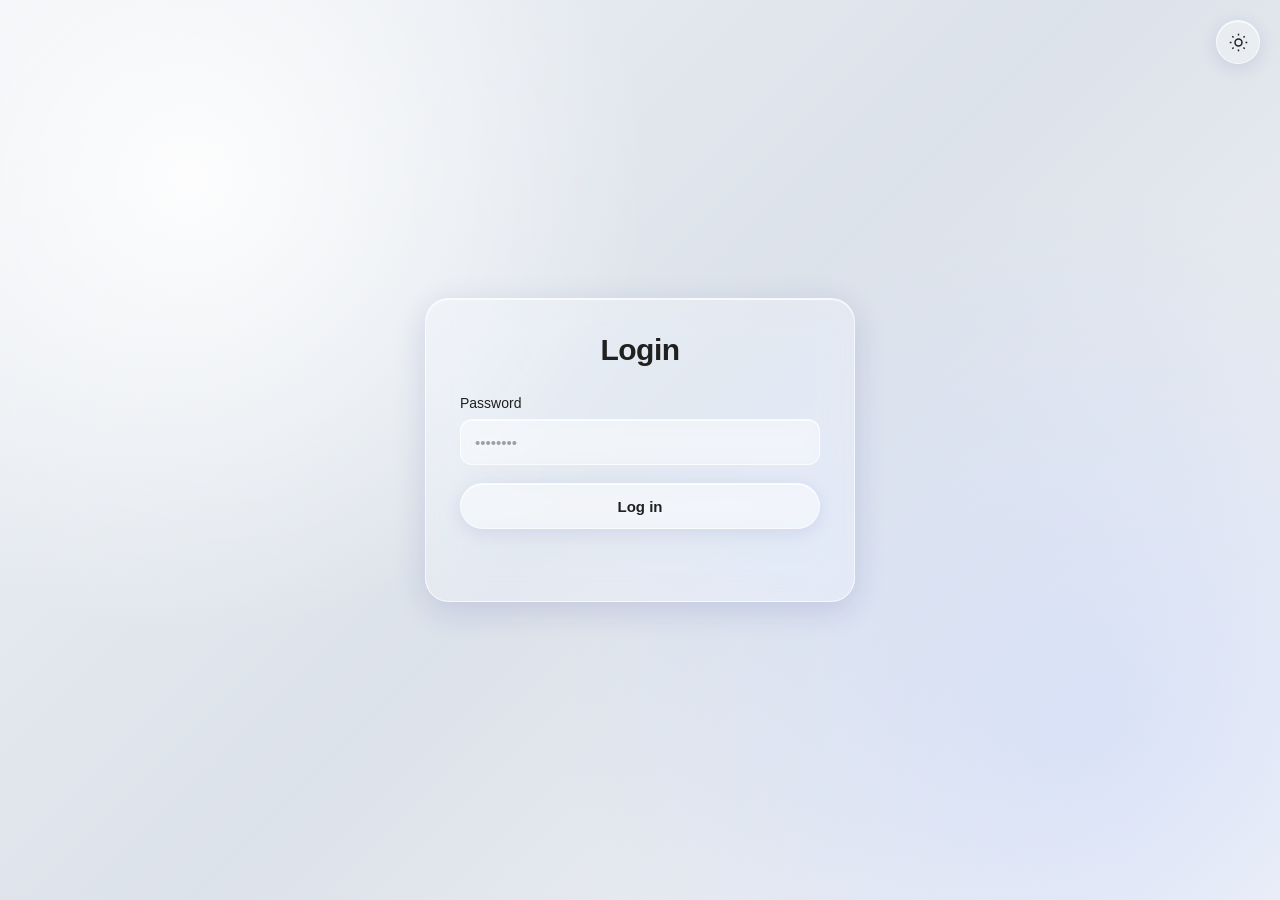
<file: login/index.htm>
<!DOCTYPE html>
<html lang="en">

<head>
  <meta charset="UTF-8">
  <meta name="viewport" content="width=device-width, initial-scale=1.0">
  <title>Login</title>
  <meta http-equiv="Content-Type" content="text/html; charset=utf-8" />
  <meta charset="utf-8" />

  <link rel="stylesheet" href="index.css">
</head>

<body>

  <input type="checkbox" id="theme-toggle">

  <label for="theme-toggle" class="themeBtn" aria-label="Cambiar tema">
    <svg class="sunIcon" viewBox="0 0 24 24" aria-hidden="true">
      <circle cx="12" cy="12" r="4"></circle>
      <path d="M12 2v2
                     M12 20v2
                     M4.93 4.93l1.41 1.41
                     M17.66 17.66l1.41 1.41
                     M2 12h2
                     M20 12h2
                     M4.93 19.07l1.41-1.41
                     M17.66 6.34l1.41-1.41">
      </path>
    </svg>

    <svg class="moonIcon" viewBox="0 0 24 24" aria-hidden="true">
      <path d="M20.5 14.5A8.5 8.5 0 0 1 9.5 3.5A8.5 8.5 0 1 0 20.5 14.5Z">
      </path>
    </svg>
  </label>

  <main class="login-container">

    <section class="login-card">

      <div class="login-header">
        <h1>Login</h1>
      </div>

      <form id="login-form">

        <label class="input-label">
          <span>Password</span>

          <input id="password" type="password" required autocomplete="current-password" placeholder="••••••••">
        </label>

        <button class="login-button" type="submit">
          Log in
        </button>

        <p id="message" role="status"></p>

      </form>
      
    </section>
  </main>

  <script type="module">
    import { createClient } from
      'https://esm.sh/@supabase/supabase-js@2'

    const SUPABASE_URL = 'https://pxodngysquyfzrhdiebt.supabase.co'
    const SUPABASE_KEY = 'sb_publishable_PE-oQ-ZHUp3GjeNyCdYrLg_wAICfAyD'

    const supabase = createClient(
      SUPABASE_URL,
      SUPABASE_KEY
    )

    const form = document.querySelector('#login-form')
    const message = document.querySelector('#message')

    form.addEventListener('submit', async (event) => {
      event.preventDefault()

      message.textContent = 'hmm..'

      const email = "alianzascrs@hallo.com"
      const password = document.querySelector('#password').value

      const { data, error } = await supabase.auth.signInWithPassword({
        email,
        password,
      })

      if (error) {
        message.textContent = 'Nope.'
        return
      }

      window.location.href = '../admin/'
    })
  </script>

</body>

</html>
</file>
<file: login/index.css>
* {
    box-sizing: border-box;
}

html {
    min-height: 100%;
}

body {
    margin: 0;
    min-height: 100vh;
    padding: 24px;
    display: flex;
    align-items: center;
    justify-content: center;

    font-family:
        -apple-system,
        BlinkMacSystemFont,
        "Segoe UI",
        Roboto,
        Helvetica,
        Arial,
        sans-serif;

    color: #202020;

    background:
        radial-gradient(circle at 15% 20%,
            rgba(255, 255, 255, 0.9),
            transparent 35%),
        radial-gradient(circle at 85% 80%,
            rgba(180, 200, 255, 0.35),
            transparent 40%),
        linear-gradient(135deg,
            #eef1f5,
            #dce2ea,
            #f4f5f7);

    background-attachment: fixed;

    transition:
        background 0.4s ease,
        color 0.3s ease;
}

#theme-toggle {
    display: none;
}

.themeBtn {
    position: fixed;
    top: 20px;
    right: 20px;

    width: 44px;
    height: 44px;

    display: flex;
    align-items: center;
    justify-content: center;

    border: 1px solid rgba(255, 255, 255, 0.65);
    border-radius: 50%;

    background: rgba(255, 255, 255, 0.3);

    box-shadow:
        0 4px 18px rgba(31, 38, 135, 0.12),
        inset 0 1px 0 rgba(255, 255, 255, 0.8);

    backdrop-filter: blur(12px);
    -webkit-backdrop-filter: blur(12px);

    cursor: pointer;

    transition:
        transform 0.2s ease,
        background 0.3s ease,
        border 0.3s ease;
}

.themeBtn:hover {
    transform: translateY(-2px);
    background: rgba(255, 255, 255, 0.5);
}

.themeBtn:active {
    transform: scale(0.94);
}

.themeBtn svg {
    width: 21px;
    height: 21px;

    fill: none;
    stroke: currentColor;
    stroke-width: 1.7;

    transition:
        opacity 0.3s ease,
        transform 0.3s ease;
}

.moonIcon {
    display: none;
}

.login-container {
    width: 100%;
    max-width: 430px;
}

.login-card {
    width: 100%;
    padding: 34px;

    border: 1px solid rgba(255, 255, 255, 0.65);
    border-radius: 24px;

    background: rgba(255, 255, 255, 0.25);

    box-shadow:
        0 8px 32px rgba(31, 38, 135, 0.14),
        inset 0 1px 0 rgba(255, 255, 255, 0.75);

    backdrop-filter: blur(18px) saturate(140%);
    -webkit-backdrop-filter: blur(18px) saturate(140%);

    transition:
        background 0.3s ease,
        border 0.3s ease,
        box-shadow 0.3s ease;
}

.login-header {
    margin-bottom: 28px;
    text-align: center;
}

.login-header h1 {
    margin: 0 0 8px;

    font-size: 30px;
    font-weight: 650;
    letter-spacing: -0.5px;
}

#login-form {
    display: flex;
    flex-direction: column;
    gap: 18px;
}

.input-label {
    display: flex;
    flex-direction: column;
    gap: 8px;

    font-size: 14px;
    font-weight: 500;
}

.input-label input {
    width: 100%;
    height: 46px;

    padding: 0 14px;

    border: 1px solid rgba(255, 255, 255, 0.65);
    border-radius: 12px;

    outline: none;

    background: rgba(255, 255, 255, 0.3);

    color: #202020;

    box-shadow:
        inset 0 1px 0 rgba(255, 255, 255, 0.7);

    backdrop-filter: blur(8px);
    -webkit-backdrop-filter: blur(8px);

    font-family: inherit;
    font-size: 15px;

    transition:
        background 0.3s ease,
        border 0.3s ease,
        box-shadow 0.2s ease,
        color 0.3s ease;
}

.input-label input:hover {
    background: rgba(255, 255, 255, 0.42);
}

.input-label input:focus {
    border-color: rgba(90, 120, 255, 0.55);

    box-shadow:
        0 0 0 3px rgba(90, 120, 255, 0.12),
        inset 0 1px 0 rgba(255, 255, 255, 0.7);
}

.input-label input::placeholder {
    color: rgba(0, 0, 0, 0.35);
}

.login-button {
    width: 100%;
    min-height: 46px;

    border: 1px solid rgba(255, 255, 255, 0.65);
    border-radius: 999px;

    background: rgba(255, 255, 255, 0.35);

    color: #202020;

    box-shadow:
        0 4px 18px rgba(31, 38, 135, 0.1),
        inset 0 1px 0 rgba(255, 255, 255, 0.75);

    backdrop-filter: blur(8px);
    -webkit-backdrop-filter: blur(8px);

    font-family: inherit;
    font-size: 15px;
    font-weight: 600;

    cursor: pointer;

    transition:
        transform 0.2s ease,
        background 0.3s ease,
        box-shadow 0.3s ease,
        color 0.3s ease;
}

.login-button:hover {
    background: rgba(255, 255, 255, 0.55);
    transform: translateY(-1px);

    box-shadow:
        0 6px 20px rgba(31, 38, 135, 0.14),
        inset 0 1px 0 rgba(255, 255, 255, 0.8);
}

.login-button:active {
    transform: scale(0.98);
}

#message {
    min-height: 20px;
    margin: 0;

    text-align: center;

    font-size: 13px;
    color: rgba(0, 0, 0, 0.58);

    transition: color 0.3s ease;
}

#theme-toggle:checked~.themeBtn .sunIcon {
    display: none;
}

#theme-toggle:checked~.themeBtn .moonIcon {
    display: block;
}

#theme-toggle:checked~.login-container {
    color: white;
}

#theme-toggle:checked~.login-container .login-card {
    border-color: rgba(255, 255, 255, 0.14);
    background: rgba(25, 25, 30, 0.34);

    box-shadow:
        0 8px 32px rgba(0, 0, 0, 0.28),
        inset 0 1px 0 rgba(255, 255, 255, 0.1);
}

#theme-toggle:checked~.login-container .login-header p {
    color: rgba(255, 255, 255, 0.6);
}

#theme-toggle:checked~.login-container .input-label input {
    border-color: rgba(255, 255, 255, 0.14);
    background: rgba(20, 20, 25, 0.35);
    color: white;

    box-shadow:
        inset 0 1px 0 rgba(255, 255, 255, 0.08);
}

#theme-toggle:checked~.login-container .input-label input:hover {
    background: rgba(40, 40, 45, 0.45);
}

#theme-toggle:checked~.login-container .input-label input::placeholder {
    color: rgba(255, 255, 255, 0.35);
}

#theme-toggle:checked~.login-container .login-button {
    border-color: rgba(255, 255, 255, 0.14);
    background: rgba(255, 255, 255, 0.08);
    color: white;

    box-shadow:
        0 4px 18px rgba(0, 0, 0, 0.18),
        inset 0 1px 0 rgba(255, 255, 255, 0.08);
}

#theme-toggle:checked~.login-container .login-button:hover {
    background: rgba(255, 255, 255, 0.14);
}

#theme-toggle:checked~.login-container #message {
    color: rgba(255, 255, 255, 0.6);
}

#theme-toggle:checked~.themeBtn {
    border-color: rgba(255, 255, 255, 0.14);
    background: rgba(25, 25, 30, 0.35);
    color: white;
}

body:has(#theme-toggle:checked) {
    background:
        radial-gradient(circle at 15% 20%,
            rgba(90, 90, 110, 0.25),
            transparent 35%),
        radial-gradient(circle at 85% 80%,
            rgba(80, 90, 130, 0.22),
            transparent 40%),
        linear-gradient(135deg,
            #17181c,
            #24262c,
            #15161a);
}

@media (max-width: 600px) {

    body {
        padding: 16px;
    }

    .themeBtn {
        position: absolute;
        top: 16px;
        right: 16px;
    }

    .login-card {
        padding: 26px 20px;
        border-radius: 20px;
    }

    .login-header h1 {
        font-size: 26px;
    }
}
</file>
